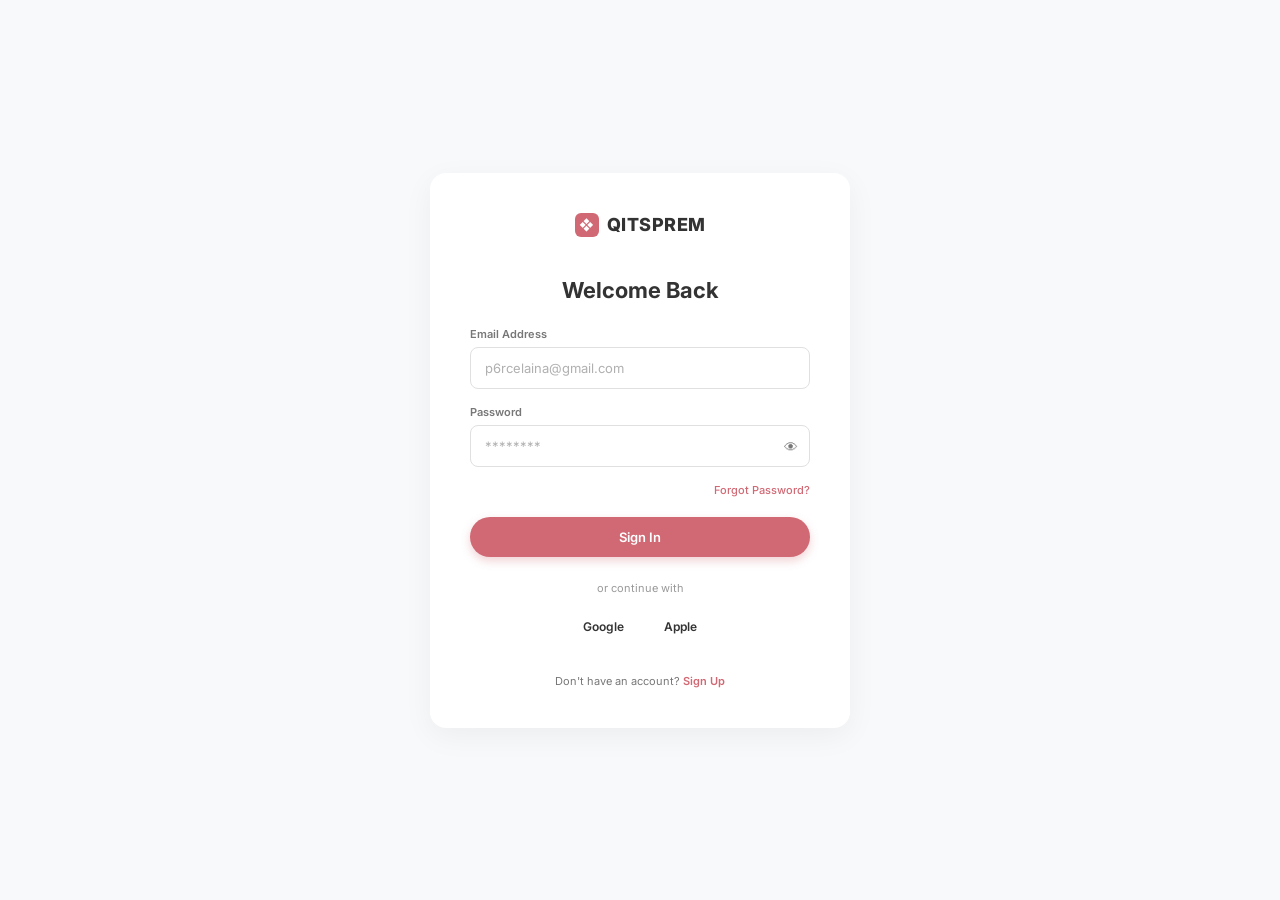
<file: index.html>
<!DOCTYPE html>
<html lang="id">
<head>
    <meta charset="UTF-8">
    <meta name="viewport" content="width=device-width, initial-scale=1.0">
    <title>QITSPREM - Login</title>
    <style>
        /* --- GLOBAL STYLES --- */
        @import url('https://fonts.googleapis.com/css2?family=Inter:wght@400;500;600;700&display=swap');

        * {
            margin: 0;
            padding: 0;
            box-sizing: border-box;
            font-family: 'Inter', sans-serif;
        }

        body {
            /* Membuat konten selalu di tengah layar secara vertikal & horizontal */
            display: flex;
            justify-content: center;
            align-items: center;
            min-height: 100vh;
            background-color: #ffffff;
            color: #333;
        }

        /* --- LOGIN CARD (CONTAINER) --- */
        .login-card {
            width: 100%;
            max-width: 420px; /* Lebar maksimal untuk layar komputer */
            padding: 30px 24px;
        }

        /* --- LOGO SECTION --- */
        .logo-container {
            display: flex;
            justify-content: center;
            align-items: center;
            gap: 8px;
            margin-bottom: 40px;
        }

        .logo-icon {
            width: 24px;
            height: 24px;
            background-color: #d16974; /* Warna merah muda logo */
            border-radius: 6px;
            display: flex;
            justify-content: center;
            align-items: center;
            color: white;
            font-size: 14px;
            font-weight: bold;
        }

        .logo-text {
            font-size: 18px;
            font-weight: 800;
            letter-spacing: 0.5px;
        }

        /* --- HEADING --- */
        h1 {
            font-size: 22px;
            font-weight: 700;
            margin-bottom: 24px;
            text-align: left;
        }

        /* --- FORM ELEMENTS --- */
        .input-group {
            margin-bottom: 16px;
            display: flex;
            flex-direction: column;
        }

        label {
            font-size: 11px;
            font-weight: 600;
            color: #777;
            margin-bottom: 6px;
        }

        .input-wrapper {
            position: relative;
        }

        input {
            width: 100%;
            padding: 12px 14px;
            border: 1px solid #e0e0e0;
            border-radius: 8px;
            font-size: 13px;
            outline: none;
            transition: border 0.3s ease;
        }

        input:focus {
            border-color: #d16974;
        }

        input::placeholder {
            color: #b0b0b0;
        }

        .eye-icon {
            position: absolute;
            right: 12px;
            top: 50%;
            transform: translateY(-50%);
            color: #777;
            cursor: pointer;
            font-size: 14px;
        }

        /* --- LINKS & BUTTONS --- */
        .forgot-password {
            display: block;
            text-align: right;
            font-size: 11px;
            color: #d16974;
            text-decoration: none;
            margin-bottom: 20px;
            font-weight: 500;
        }

        .btn-primary {
            width: 100%;
            padding: 12px;
            background-color: #d16974;
            color: white;
            border: none;
            border-radius: 20px; /* Bentuk pil / kapsul */
            font-size: 13px;
            font-weight: 600;
            cursor: pointer;
            box-shadow: 0 4px 10px rgba(209, 105, 116, 0.3);
            transition: background 0.3s;
        }

        .btn-primary:hover {
            background-color: #c05c66;
        }

        /* --- DIVIDER --- */
        .divider {
            text-align: center;
            font-size: 11px;
            color: #999;
            margin: 24px 0;
        }

        /* --- SOCIAL LOGIN --- */
        .social-buttons {
            display: flex;
            justify-content: center;
            gap: 40px;
            margin-bottom: 40px;
        }

        .social-btn {
            background: none;
            border: none;
            font-size: 12px;
            font-weight: 600;
            color: #333;
            cursor: pointer;
        }

        /* --- FOOTER --- */
        .signup-text {
            text-align: center;
            font-size: 11px;
            color: #777;
        }

        .signup-text a {
            color: #d16974;
            font-weight: 600;
            text-decoration: none;
        }

        /* =========================================
           MEDIA QUERIES (DESKTOP RESPONSIVENESS) 
           ========================================= */
        @media (min-width: 768px) {
            body {
                background-color: #f8f9fa; /* Latar belakang sedikit abu-abu di desktop */
            }

            .login-card {
                background-color: #ffffff;
                border-radius: 16px;
                box-shadow: 0 8px 30px rgba(0, 0, 0, 0.05); /* Bayangan lembut untuk efek kartu */
                padding: 40px;
            }
            
            h1 {
                text-align: center; /* Teks welcome back ke tengah di desktop */
            }
        }
    </style>
</head>
<body>

    <div class="login-card">
        <div class="logo-container">
            <div class="logo-icon">❖</div>
            <div class="logo-text">QITSPREM</div>
        </div>

        <h1>Welcome Back</h1>

        <form action="#" method="POST">
            <div class="input-group">
                <label>Email Address</label>
                <div class="input-wrapper">
                    <input type="email" placeholder="p6rcelaina@gmail.com" required>
                </div>
            </div>

            <div class="input-group">
                <label>Password</label>
                <div class="input-wrapper">
                    <input type="password" placeholder="********" required>
                    <span class="eye-icon">👁</span>
                </div>
            </div>

            <a href="#" class="forgot-password">Forgot Password?</a>

            <button type="submit" class="btn-primary" href="home.html">Sign In</button>
        </form>

        <div class="divider">or continue with</div>

        <div class="social-buttons">
            <button class="social-btn">Google</button>
            <button class="social-btn">Apple</button>
        </div>

        <div class="signup-text">
            Don't have an account? <a href="#">Sign Up</a>
        </div>
    </div>

</body>
</html>
</file>
